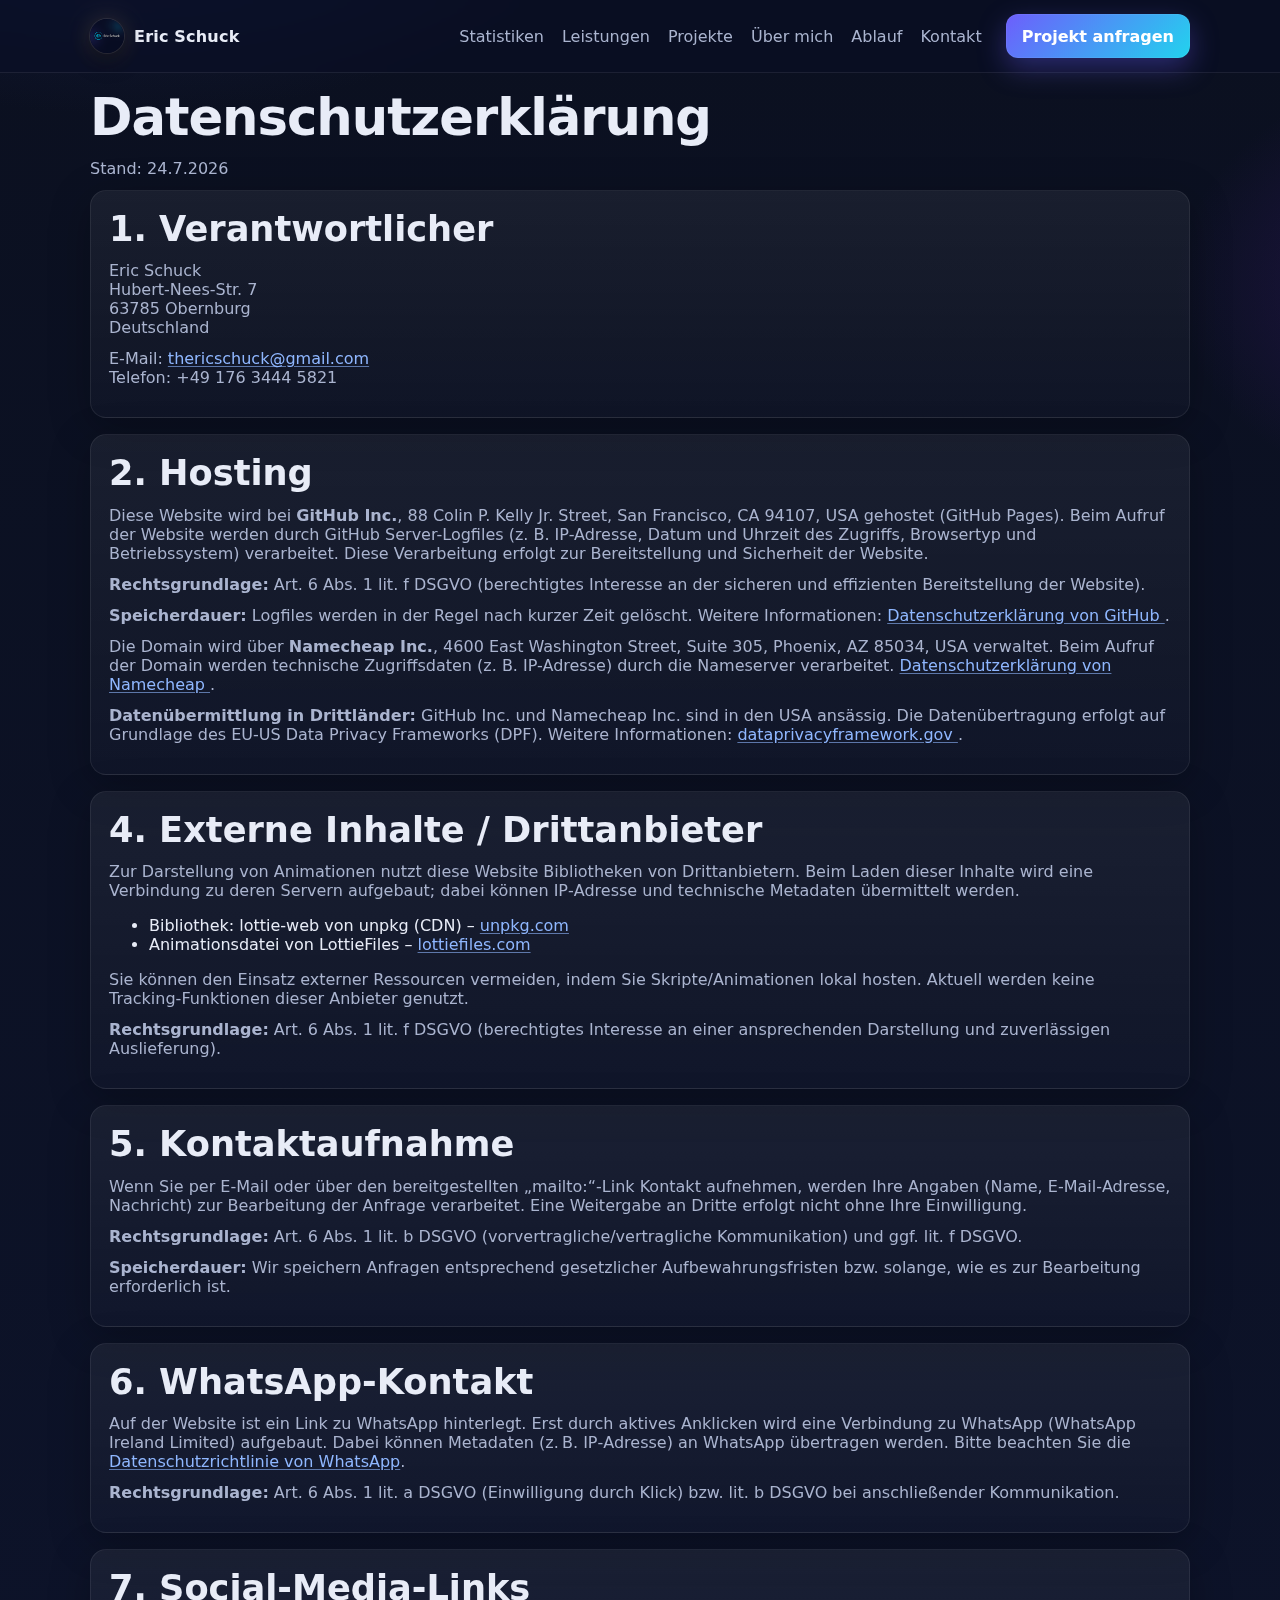
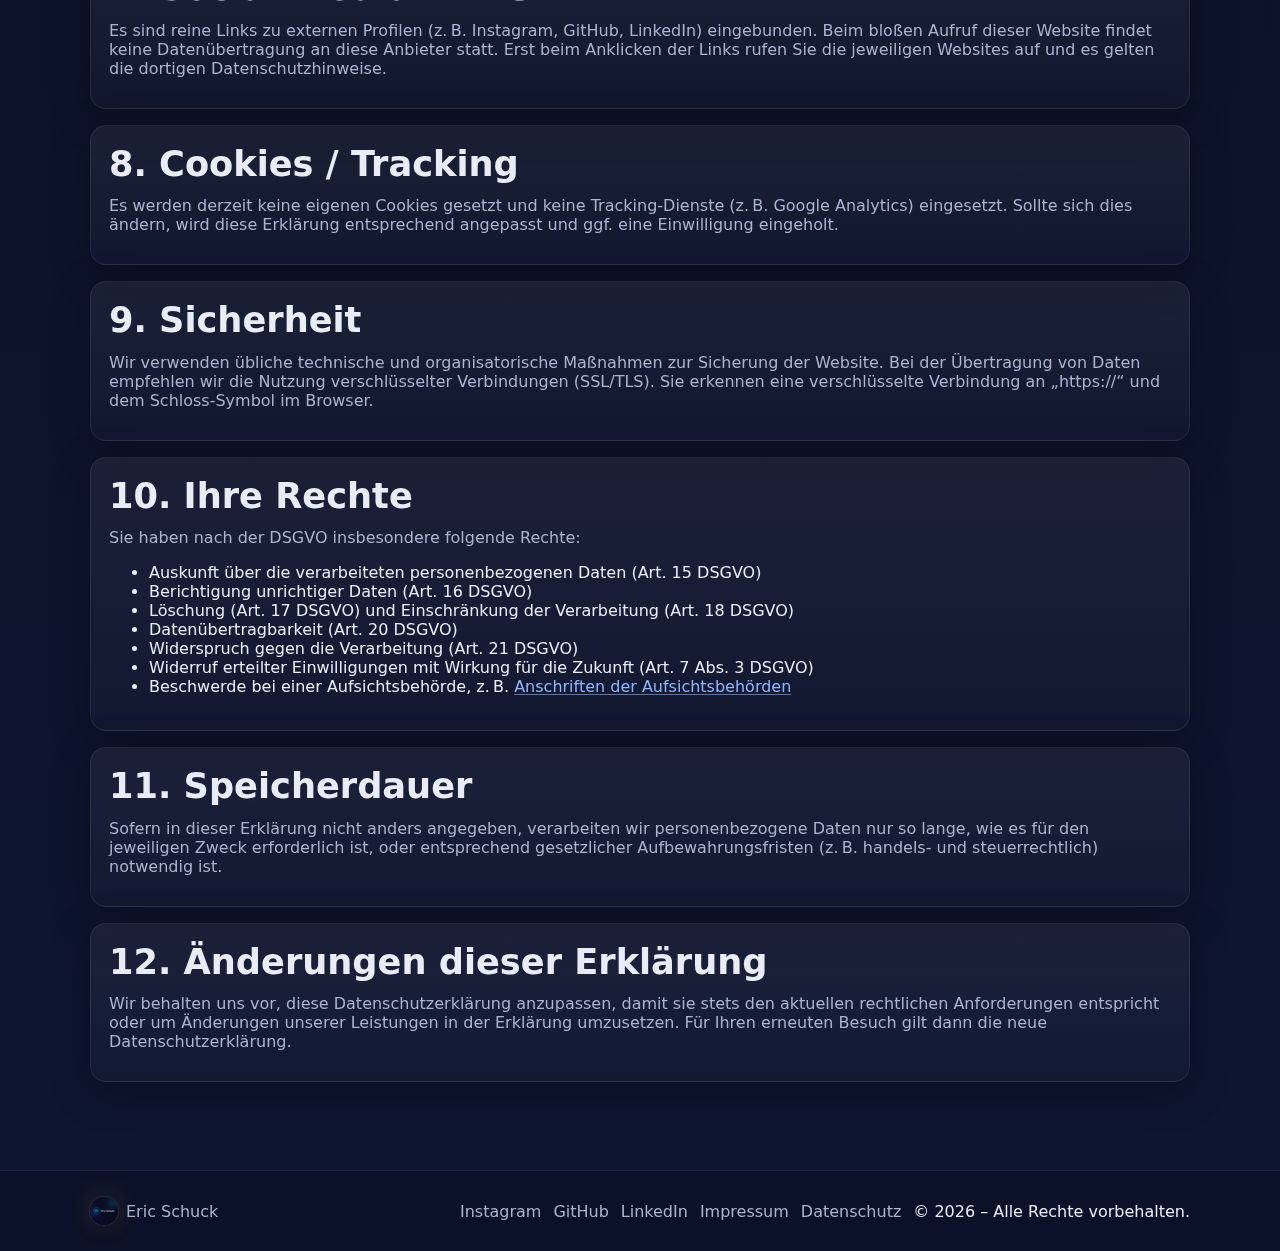
<file: datenschutz.html>
<!DOCTYPE html>
<html lang="de">
<head>
  <meta charset="UTF-8" />
  <meta name="viewport" content="width=device-width, initial-scale=1" />
  <title>Datenschutzerklärung – Eric Schuck</title>
  <meta name="description" content="Informationen zum Datenschutz auf dieser Website gemäß DSGVO." />
  <meta name="theme-color" content="#0b1020" />
  <link rel="icon" href="assets/favicon.png" type="image/png" />
  <link rel="stylesheet" href="styles.css" />
</head>
<body>
  <header class="site-header">
    <div class="container header-inner">
      <a href="index.html#hero" class="brand" aria-label="Startseite">
        <img class="brand-logo" src="assets/logo-64.png" alt="Eric Schuck Logo" width="34" height="34" decoding="async" />
        <span class="brand-text">Eric Schuck</span>
      </a>
      <button class="nav-toggle" aria-label="Navigation öffnen" aria-expanded="false">
        <span class="bar"></span>
        <span class="bar"></span>
        <span class="bar"></span>
      </button>
      <nav class="main-nav" aria-label="Hauptnavigation">
        <a href="index.html#stats">Statistiken</a>
        <a href="index.html#services">Leistungen</a>
        <a href="index.html#portfolio">Projekte</a>
        <a href="index.html#about">Über mich</a>
        <a href="index.html#process">Ablauf</a>
        <a href="index.html#contact">Kontakt</a>
        <a class="btn btn-primary cta" href="index.html#contact">Projekt anfragen</a>
      </nav>
    </div>
  </header>

  <main>
    <section class="section legal">
      <div class="container">
        <h1>Datenschutzerklärung</h1>
        <p class="muted">Stand: <span id="ds-date"></span></p>

        <div class="card">
          <h2>1. Verantwortlicher</h2>
          <p>
            Eric Schuck<br />
            <span>Hubert-Nees-Str. 7</span><br />
            <span>63785 Obernburg</span><br />
            Deutschland
          </p>
          <p>
            E‑Mail: <a href="mailto:thericschuck@gmail.com">thericschuck@gmail.com</a><br />
            Telefon: <span>+49 176 3444 5821</span>
          </p>
        </div>

        <div class="card">
          <h2>2. Hosting</h2>
          <p>
            Diese Website wird bei <strong>GitHub Inc.</strong>, 88 Colin P. Kelly Jr. Street, San Francisco, CA 94107, USA
            gehostet (GitHub Pages). Beim Aufruf der Website werden durch GitHub Server-Logfiles
            (z. B. IP-Adresse, Datum und Uhrzeit des Zugriffs, Browsertyp und Betriebssystem)
            verarbeitet. Diese Verarbeitung erfolgt zur Bereitstellung und Sicherheit der Website.
          </p>
          <p>
            <strong>Rechtsgrundlage:</strong> Art. 6 Abs. 1 lit. f DSGVO (berechtigtes Interesse an der sicheren und effizienten
            Bereitstellung der Website).
          </p>
          <p>
            <strong>Speicherdauer:</strong> Logfiles werden in der Regel nach kurzer Zeit gelöscht.
            Weitere Informationen: 
            <a href="https://docs.github.com/en/site-policy/privacy-policies/github-privacy-statement" target="_blank" rel="noopener">
              Datenschutzerklärung von GitHub
            </a>.
          </p>
          <p>
            Die Domain wird über <strong>Namecheap Inc.</strong>, 4600 East Washington Street, Suite 305, Phoenix, AZ 85034, USA
            verwaltet. Beim Aufruf der Domain werden technische Zugriffsdaten (z. B. IP-Adresse)
            durch die Nameserver verarbeitet. 
            <a href="https://www.namecheap.com/legal/general/privacy-policy/" target="_blank" rel="noopener">
              Datenschutzerklärung von Namecheap
            </a>.
          </p>
          <p>
            <strong>Datenübermittlung in Drittländer:</strong> GitHub Inc. und Namecheap Inc. sind in den USA ansässig.
            Die Datenübertragung erfolgt auf Grundlage des EU-US Data Privacy Frameworks (DPF).
            Weitere Informationen:
            <a href="https://www.dataprivacyframework.gov/" target="_blank" rel="noopener">
              dataprivacyframework.gov
            </a>.
          </p>
        </div>

        <div class="card">
          <h2>4. Externe Inhalte / Drittanbieter</h2>
          <p>
            Zur Darstellung von Animationen nutzt diese Website Bibliotheken von Drittanbietern. Beim Laden dieser Inhalte
            wird eine Verbindung zu deren Servern aufgebaut; dabei können IP‑Adresse und technische Metadaten übermittelt werden.
          </p>
          <ul>
            <li>Bibliothek: lottie‑web von unpkg (CDN) – <a href="https://unpkg.com/" target="_blank" rel="noopener">unpkg.com</a></li>
            <li>Animationsdatei von LottieFiles – <a href="https://lottiefiles.com/" target="_blank" rel="noopener">lottiefiles.com</a></li>
          </ul>
          <p>
            Sie können den Einsatz externer Ressourcen vermeiden, indem Sie Skripte/Animationen lokal hosten. Aktuell werden keine
            Tracking‑Funktionen dieser Anbieter genutzt.
          </p>
          <p><strong>Rechtsgrundlage:</strong> Art. 6 Abs. 1 lit. f DSGVO (berechtigtes Interesse an einer ansprechenden Darstellung und zuverlässigen Auslieferung).</p>
        </div>

        <div class="card">
          <h2>5. Kontaktaufnahme</h2>
          <p>
            Wenn Sie per E‑Mail oder über den bereitgestellten „mailto:“‑Link Kontakt aufnehmen, werden Ihre Angaben (Name,
            E‑Mail‑Adresse, Nachricht) zur Bearbeitung der Anfrage verarbeitet. Eine Weitergabe an Dritte erfolgt nicht ohne Ihre
            Einwilligung.
          </p>
          <p><strong>Rechtsgrundlage:</strong> Art. 6 Abs. 1 lit. b DSGVO (vorvertragliche/vertragliche Kommunikation) und ggf. lit. f DSGVO.</p>
          <p><strong>Speicherdauer:</strong> Wir speichern Anfragen entsprechend gesetzlicher Aufbewahrungsfristen bzw. solange, wie es zur Bearbeitung erforderlich ist.</p>
        </div>

        <div class="card">
          <h2>6. WhatsApp‑Kontakt</h2>
          <p>
            Auf der Website ist ein Link zu WhatsApp hinterlegt. Erst durch aktives Anklicken wird eine Verbindung zu WhatsApp (WhatsApp Ireland Limited)
            aufgebaut. Dabei können Metadaten (z. B. IP‑Adresse) an WhatsApp übertragen werden. Bitte beachten Sie die
            <a href="https://www.whatsapp.com/legal/privacy-policy" target="_blank" rel="noopener">Datenschutzrichtlinie von WhatsApp</a>.
          </p>
          <p><strong>Rechtsgrundlage:</strong> Art. 6 Abs. 1 lit. a DSGVO (Einwilligung durch Klick) bzw. lit. b DSGVO bei anschließender Kommunikation.</p>
        </div>

        <div class="card">
          <h2>7. Social‑Media‑Links</h2>
          <p>
            Es sind reine Links zu externen Profilen (z. B. Instagram, GitHub, LinkedIn) eingebunden. Beim bloßen Aufruf dieser Website findet
            keine Datenübertragung an diese Anbieter statt. Erst beim Anklicken der Links rufen Sie die jeweiligen Websites auf und es gelten
            die dortigen Datenschutzhinweise.
          </p>
        </div>

        <div class="card">
          <h2>8. Cookies / Tracking</h2>
          <p>
            Es werden derzeit keine eigenen Cookies gesetzt und keine Tracking‑Dienste (z. B. Google Analytics) eingesetzt. Sollte sich dies ändern,
            wird diese Erklärung entsprechend angepasst und ggf. eine Einwilligung eingeholt.
          </p>
        </div>

        <div class="card">
          <h2>9. Sicherheit</h2>
          <p>
            Wir verwenden übliche technische und organisatorische Maßnahmen zur Sicherung der Website. Bei der Übertragung von Daten empfehlen wir die
            Nutzung verschlüsselter Verbindungen (SSL/TLS). Sie erkennen eine verschlüsselte Verbindung an „https://“ und dem Schloss‑Symbol im Browser.
          </p>
        </div>

        <div class="card">
          <h2>10. Ihre Rechte</h2>
          <p>Sie haben nach der DSGVO insbesondere folgende Rechte:</p>
          <ul>
            <li>Auskunft über die verarbeiteten personenbezogenen Daten (Art. 15 DSGVO)</li>
            <li>Berichtigung unrichtiger Daten (Art. 16 DSGVO)</li>
            <li>Löschung (Art. 17 DSGVO) und Einschränkung der Verarbeitung (Art. 18 DSGVO)</li>
            <li>Datenübertragbarkeit (Art. 20 DSGVO)</li>
            <li>Widerspruch gegen die Verarbeitung (Art. 21 DSGVO)</li>
            <li>Widerruf erteilter Einwilligungen mit Wirkung für die Zukunft (Art. 7 Abs. 3 DSGVO)</li>
            <li>Beschwerde bei einer Aufsichtsbehörde, z. B. <a href="https://www.bfdi.bund.de/DE/Service/Anschriften/anschriften_node.html" target="_blank" rel="noopener">Anschriften der Aufsichtsbehörden</a></li>
          </ul>
        </div>

        <div class="card">
          <h2>11. Speicherdauer</h2>
          <p>
            Sofern in dieser Erklärung nicht anders angegeben, verarbeiten wir personenbezogene Daten nur so lange, wie es für den jeweiligen Zweck
            erforderlich ist, oder entsprechend gesetzlicher Aufbewahrungsfristen (z. B. handels‑ und steuerrechtlich) notwendig ist.
          </p>
        </div>

        <div class="card">
          <h2>12. Änderungen dieser Erklärung</h2>
          <p>
            Wir behalten uns vor, diese Datenschutzerklärung anzupassen, damit sie stets den aktuellen rechtlichen Anforderungen entspricht
            oder um Änderungen unserer Leistungen in der Erklärung umzusetzen. Für Ihren erneuten Besuch gilt dann die neue Datenschutzerklärung.
          </p>
        </div>
      </div>
    </section>
  </main>

  <footer class="site-footer">
    <div class="container footer-inner">
      <div class="foot-brand">
        <img class="brand-logo" src="assets/logo-64.png" alt="Eric Schuck Logo" width="28" height="28" decoding="async" />
        <span>Eric Schuck</span>
      </div>
      <div class="foot-links">
        <a href="https://instagram.com/" target="_blank" rel="noopener">Instagram</a>
        <a href="https://github.com/" target="_blank" rel="noopener">GitHub</a>
        <a href="https://linkedin.com/" target="_blank" rel="noopener">LinkedIn</a>
      </div>
      <div class="foot-meta">
        <a href="impressum.html">Impressum</a>
        <a href="datenschutz.html">Datenschutz</a>
        <span>© <span id="year"></span> – Alle Rechte vorbehalten.</span>
      </div>
    </div>
  </footer>

  <script>
    // kleines Datum für Stand-Anzeige
    (function(){
      try { document.getElementById('ds-date').textContent = new Date().toLocaleDateString('de-DE'); } catch(e){}
    })();
  </script>
  <script defer src="script.js"></script>
</body>
</html>
</file>
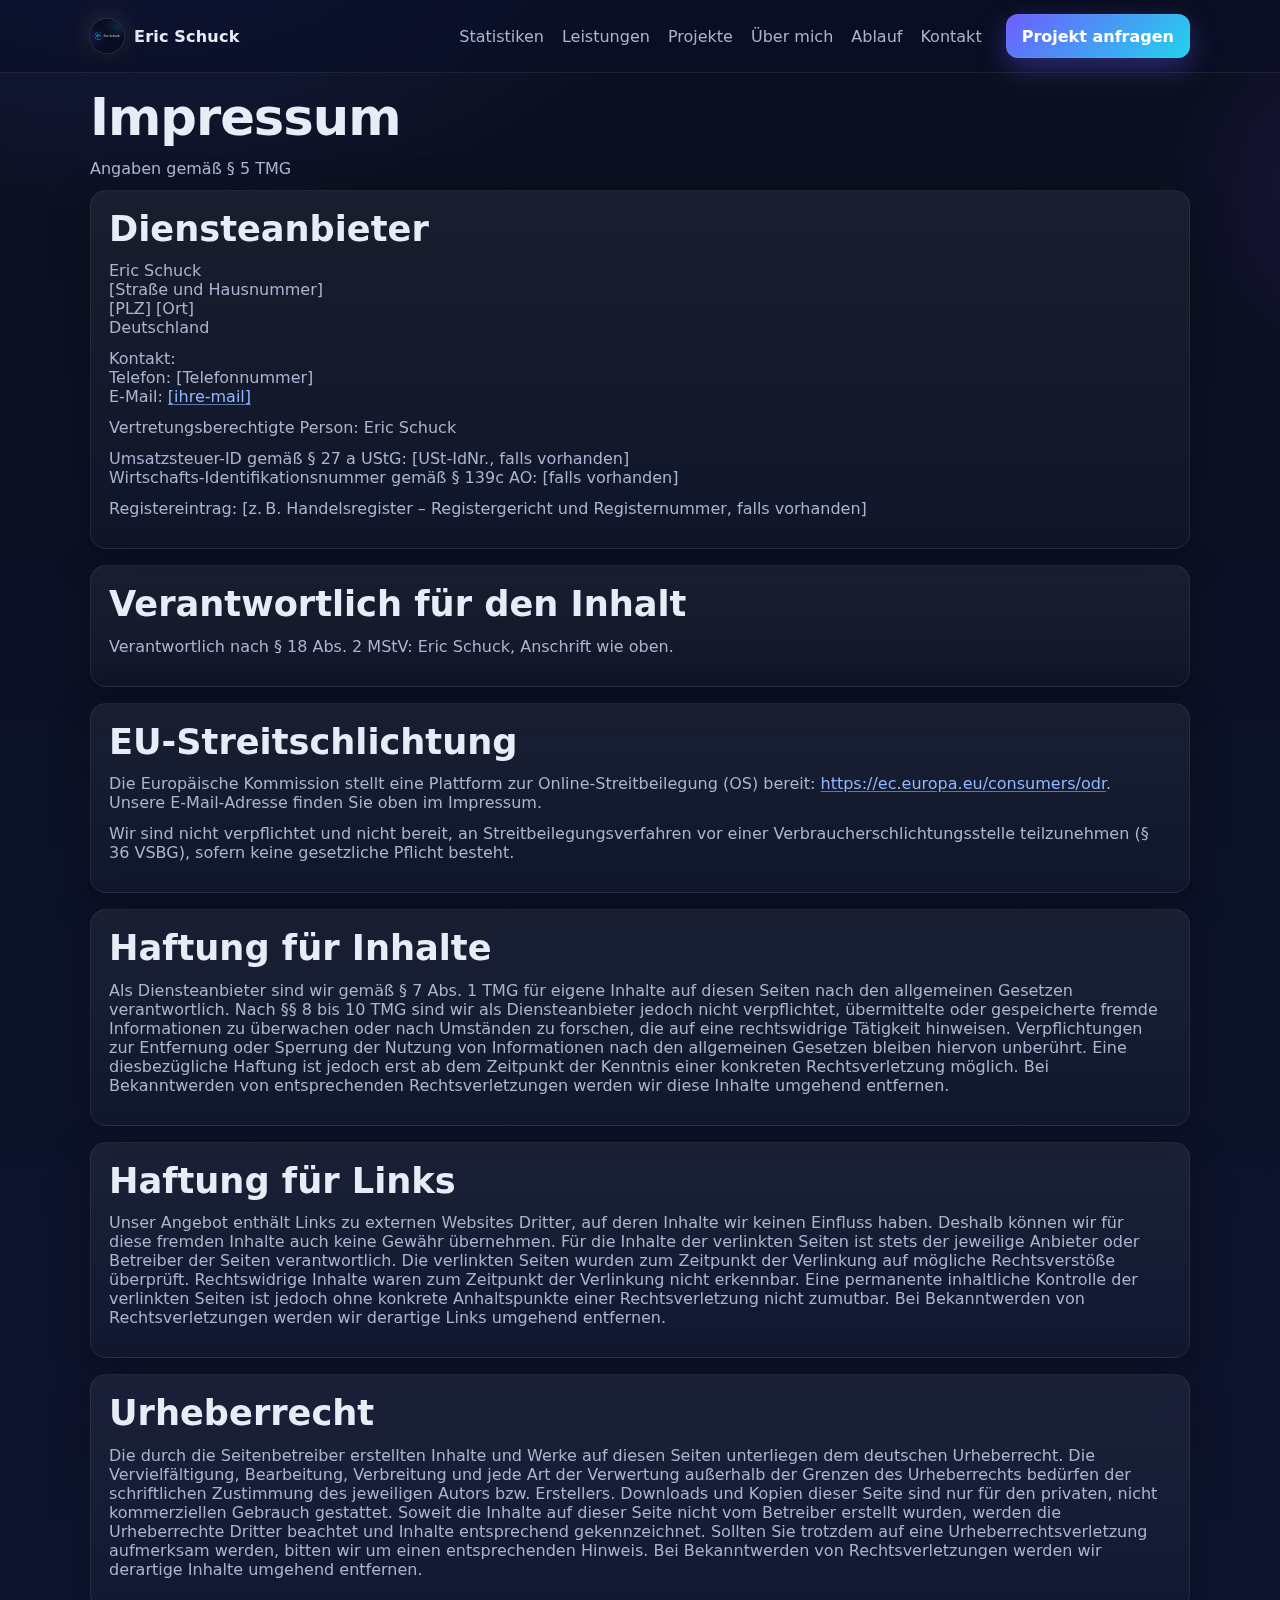
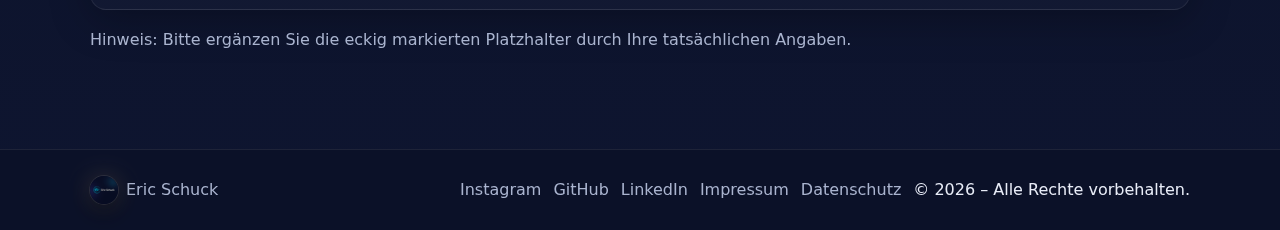
<file: impressum.html>
<!DOCTYPE html>
<html lang="de">
<head>
  <meta charset="UTF-8" />
  <meta name="viewport" content="width=device-width, initial-scale=1" />
  <title>Impressum – Eric Schuck</title>
  <meta name="description" content="Impressum und gesetzliche Pflichtangaben von Eric Schuck." />
  <meta name="theme-color" content="#0b1020" />
  <link rel="icon" href="assets/favicon.png" type="image/png" />
  <link rel="stylesheet" href="styles.css" />
</head>
<body>
  <header class="site-header">
    <div class="container header-inner">
      <a href="index.html#hero" class="brand" aria-label="Startseite">
        <img class="brand-logo" src="assets/logo-64.png" alt="Eric Schuck Logo" width="34" height="34" decoding="async" />
        <span class="brand-text">Eric Schuck</span>
      </a>
      <button class="nav-toggle" aria-label="Navigation öffnen" aria-expanded="false">
        <span class="bar"></span>
        <span class="bar"></span>
        <span class="bar"></span>
      </button>
      <nav class="main-nav" aria-label="Hauptnavigation">
        <a href="index.html#stats">Statistiken</a>
        <a href="index.html#services">Leistungen</a>
        <a href="index.html#portfolio">Projekte</a>
        <a href="index.html#about">Über mich</a>
        <a href="index.html#process">Ablauf</a>
        <a href="index.html#contact">Kontakt</a>
        <a class="btn btn-primary cta" href="index.html#contact">Projekt anfragen</a>
      </nav>
    </div>
  </header>

  <main>
    <section class="section legal">
      <div class="container">
        <h1>Impressum</h1>
        <p class="muted">Angaben gemäß § 5 TMG</p>

        <div class="card">
          <h2>Diensteanbieter</h2>
          <p>
            Eric Schuck<br />
            <span>[Straße und Hausnummer]</span><br />
            <span>[PLZ] [Ort]</span><br />
            Deutschland
          </p>
          <p>
            Kontakt:<br />
            Telefon: <span>[Telefonnummer]</span><br />
            E‑Mail: <a href="mailto:[ihre-mail]">[ihre-mail]</a>
          </p>
          <p>
            Vertretungsberechtigte Person: Eric Schuck
          </p>
          <p>
            Umsatzsteuer-ID gemäß § 27 a UStG: <span>[USt-IdNr., falls vorhanden]</span><br />
            Wirtschafts‑Identifikationsnummer gemäß § 139c AO: <span>[falls vorhanden]</span>
          </p>
          <p>
            Registereintrag: <span>[z. B. Handelsregister – Registergericht und Registernummer, falls vorhanden]</span>
          </p>
        </div>

        <div class="card">
          <h2>Verantwortlich für den Inhalt</h2>
          <p>Verantwortlich nach § 18 Abs. 2 MStV: Eric Schuck, Anschrift wie oben.</p>
        </div>

        <div class="card">
          <h2>EU‑Streitschlichtung</h2>
          <p>
            Die Europäische Kommission stellt eine Plattform zur Online‑Streitbeilegung (OS) bereit:
            <a href="https://ec.europa.eu/consumers/odr" target="_blank" rel="noopener">https://ec.europa.eu/consumers/odr</a>.
            Unsere E‑Mail‑Adresse finden Sie oben im Impressum.
          </p>
          <p>
            Wir sind nicht verpflichtet und nicht bereit, an Streitbeilegungsverfahren vor einer Verbraucherschlichtungsstelle teilzunehmen (§ 36 VSBG), sofern keine gesetzliche Pflicht besteht.
          </p>
        </div>

        <div class="card">
          <h2>Haftung für Inhalte</h2>
          <p>
            Als Diensteanbieter sind wir gemäß § 7 Abs. 1 TMG für eigene Inhalte auf diesen Seiten nach den allgemeinen
            Gesetzen verantwortlich. Nach §§ 8 bis 10 TMG sind wir als Diensteanbieter jedoch nicht verpflichtet,
            übermittelte oder gespeicherte fremde Informationen zu überwachen oder nach Umständen zu forschen, die auf
            eine rechtswidrige Tätigkeit hinweisen. Verpflichtungen zur Entfernung oder Sperrung der Nutzung von
            Informationen nach den allgemeinen Gesetzen bleiben hiervon unberührt. Eine diesbezügliche Haftung ist jedoch
            erst ab dem Zeitpunkt der Kenntnis einer konkreten Rechtsverletzung möglich. Bei Bekanntwerden von
            entsprechenden Rechtsverletzungen werden wir diese Inhalte umgehend entfernen.
          </p>
        </div>

        <div class="card">
          <h2>Haftung für Links</h2>
          <p>
            Unser Angebot enthält Links zu externen Websites Dritter, auf deren Inhalte wir keinen Einfluss haben.
            Deshalb können wir für diese fremden Inhalte auch keine Gewähr übernehmen. Für die Inhalte der verlinkten
            Seiten ist stets der jeweilige Anbieter oder Betreiber der Seiten verantwortlich. Die verlinkten Seiten wurden
            zum Zeitpunkt der Verlinkung auf mögliche Rechtsverstöße überprüft. Rechtswidrige Inhalte waren zum Zeitpunkt
            der Verlinkung nicht erkennbar. Eine permanente inhaltliche Kontrolle der verlinkten Seiten ist jedoch ohne
            konkrete Anhaltspunkte einer Rechtsverletzung nicht zumutbar. Bei Bekanntwerden von Rechtsverletzungen werden
            wir derartige Links umgehend entfernen.
          </p>
        </div>

        <div class="card">
          <h2>Urheberrecht</h2>
          <p>
            Die durch die Seitenbetreiber erstellten Inhalte und Werke auf diesen Seiten unterliegen dem deutschen
            Urheberrecht. Die Vervielfältigung, Bearbeitung, Verbreitung und jede Art der Verwertung außerhalb der Grenzen
            des Urheberrechts bedürfen der schriftlichen Zustimmung des jeweiligen Autors bzw. Erstellers. Downloads und
            Kopien dieser Seite sind nur für den privaten, nicht kommerziellen Gebrauch gestattet. Soweit die Inhalte auf
            dieser Seite nicht vom Betreiber erstellt wurden, werden die Urheberrechte Dritter beachtet und Inhalte
            entsprechend gekennzeichnet. Sollten Sie trotzdem auf eine Urheberrechtsverletzung aufmerksam werden, bitten
            wir um einen entsprechenden Hinweis. Bei Bekanntwerden von Rechtsverletzungen werden wir derartige Inhalte
            umgehend entfernen.
          </p>
        </div>

        <p class="muted" style="margin-top:1.25rem">Hinweis: Bitte ergänzen Sie die eckig markierten Platzhalter durch Ihre tatsächlichen Angaben.</p>
      </div>
    </section>
  </main>

  <footer class="site-footer">
    <div class="container footer-inner">
      <div class="foot-brand">
        <img class="brand-logo" src="assets/logo-64.png" alt="Eric Schuck Logo" width="28" height="28" decoding="async" />
        <span>Eric Schuck</span>
      </div>
      <div class="foot-links">
        <a href="https://instagram.com/" target="_blank" rel="noopener">Instagram</a>
        <a href="https://github.com/" target="_blank" rel="noopener">GitHub</a>
        <a href="https://linkedin.com/" target="_blank" rel="noopener">LinkedIn</a>
      </div>
      <div class="foot-meta">
        <a href="impressum.html">Impressum</a>
        <a href="datenschutz.html">Datenschutz</a>
        <span>© <span id="year"></span> – Alle Rechte vorbehalten.</span>
      </div>
    </div>
  </footer>

  <script defer src="script.js"></script>
</body>
</html>
</file>
<file: styles.css>
/* Base */
:root {
  --bg: #0b1020;
  --bg-2: #0e1530;
  --surface: #101938;
  --text: #e8ecf7;
  --muted: #aab4cf;
  --primary: #6d5efc;
  --primary-600: #5a4be8;
  --primary-700: #4c3fd0;
  /* Links */
  --link: #8fb7ff;           /* helleres Blau */
  --link-hover: #b8d4ff;     /* Hover-Blau */
  --border: rgba(255, 255, 255, 0.08);
  --ring: rgba(109, 94, 252, 0.45);
  --success: #22c55e;
  --danger: #ef4444;
  /* Animation timing */
  --anim-speed: 0.85s;
  --anim-delay-step: 140ms;
  --anim-loop: 18s;
}

* { box-sizing: border-box; }
html, body { max-width: 100%; overflow-x: hidden; }
html { scroll-behavior: smooth; }
body {
  margin: 0;
  font-family: ui-sans-serif, system-ui, -apple-system, Segoe UI, Roboto, Inter, Arial, sans-serif;
  background:
    radial-gradient(1200px 800px at 10% -10%, #1b2350 0%, transparent 50%),
    radial-gradient(900px 600px at 120% 10%, #2b1657 0%, transparent 40%),
    linear-gradient(180deg, var(--bg) 0%, var(--bg-2) 100%);
  color: var(--text);
}
img, svg, video { max-width: 100%; height: auto; display: block; }

/* Global animation keyframes used across the site */
@keyframes bg-drift {
  0% { transform: translate3d(0, 0, 0) scale(1); opacity: 0.75; }
  50% { transform: translate3d(2%, -3%, 0) scale(1.05); opacity: 1; }
  100% { transform: translate3d(-1%, 2%, 0) scale(1.01); opacity: 0.85; }
}
@keyframes stepRise {
  0% { opacity: 0; transform: translateY(24px) scale(0.96); }
  100% { opacity: 1; transform: translateY(0) scale(1); }
}
@keyframes projectIntro {
  0% { opacity: 0; transform: translate3d(0, 28px, 0) scale(0.96); }
  100% { opacity: 1; transform: translate3d(0, 0, 0) scale(1); }
}
@keyframes mediaReveal {
  0% { opacity: 0; transform: translateY(12px); }
  100% { opacity: 0.6; transform: translateY(0); }
}
@keyframes glowBreath {
  0%,100% { box-shadow: 0 0 0 0 rgba(143, 183, 255, 0.16); }
  50% { box-shadow: 0 0 18px 4px rgba(143, 183, 255, 0.12); }
}
@keyframes stepHighlight {
  0%,60%,100% { box-shadow: 0 12px 34px rgba(4, 8, 20, 0.55); border-color: rgba(255,255,255,.08); }
  20%,30% { box-shadow: 0 20px 50px var(--step-accent-soft, rgba(109,94,252,.26)); border-color: var(--step-accent, rgba(109,94,252,.65)); }
}
@keyframes statGlow {
  0%,100% { box-shadow: 0 10px 40px rgba(0,0,0,.25); border-color: rgba(143,183,255,0.14); transform: translateY(0); }
  40% { box-shadow: 0 20px 70px rgba(94,136,255,0.24), 0 0 16px rgba(143,183,255,0.25); border-color: rgba(143,183,255,0.35); transform: translateY(-3px); }
}

/* Image lightbox overlay */
.lightbox {
  position: fixed;
  inset: 0;
  display: flex;
  align-items: center;
  justify-content: center;
  padding: 24px;
  background: rgba(5, 8, 20, 0.82);
  backdrop-filter: blur(6px);
  cursor: zoom-out;
  opacity: 0;
  pointer-events: none;
  transition: opacity .25s ease;
  z-index: 80;
}
.lightbox.is-visible {
  opacity: 1;
  pointer-events: auto;
}
.lightbox img {
  max-width: min(92vw, 960px);
  max-height: 90vh;
  border-radius: 18px;
  box-shadow: 0 30px 80px rgba(0,0,0,.55);
  opacity: 0;
  transform: translateY(16px) scale(.96);
  transition: opacity .3s ease, transform .3s ease;
}
.lightbox.is-visible img {
  opacity: 1;
  transform: translateY(0) scale(1);
}

.container {
  width: min(1100px, 92vw);
  margin: 0 auto;
}

.section {
  padding: 88px 0;
}
.section.alt { background: rgba(255, 255, 255, 0.02); }

h1, h2, h3 { line-height: 1.15; margin: 0 0 12px; }
h1 { font-size: clamp(2rem, 3.5vw + 1rem, 3.2rem); letter-spacing: -0.02em; }
h2 { font-size: clamp(1.6rem, 2vw + 1rem, 2.2rem); }
h3 { font-size: 1.25rem; }
p { color: var(--muted); margin: 0 0 12px; }

/* Header */
.site-header {
  position: fixed; top: 0; z-index: 40;
  width: 100%;
  background: rgba(10, 14, 32, 0.6);
  backdrop-filter: saturate(140%) blur(10px);
  border-bottom: 1px solid var(--border);
}
.header-inner { display: flex; align-items: center; gap: 20px; padding: 14px 0; }
.brand { display: inline-flex; align-items: center; gap: 10px; text-decoration: none; color: var(--text); font-weight: 600; }
.brand-mark { display: none; }
/* Logo enhancement: subtle glow keeps the wordmark focused without overpowering */
.brand-logo {
  width: 34px;
  height: 34px;
  border-radius: 50%;
  object-fit: cover;
  display: block;
  flex-shrink: 0;
  background: radial-gradient(circle at 50% 50%, rgba(255, 255, 255, 0.18), transparent 62%);
  box-shadow:
    0 0 0 1px rgba(255, 255, 255, 0.08),
    0 8px 22px rgba(0, 0, 0, 0.45),
    0 0 26px rgba(255, 214, 153, 0.18);
  filter: saturate(1.08) brightness(1.08);
  transition: box-shadow .25s ease, filter .25s ease;
}
.brand-text { letter-spacing: 0.2px; }

.main-nav { display: flex; align-items: center; gap: 18px; margin-left: auto; }
.main-nav > a:not(.btn) { color: var(--muted); text-decoration: none; font-weight: 500; }
.main-nav > a:not(.btn):hover { color: var(--text); }
.main-nav .cta { margin-left: 6px; color: #fff; }

.nav-toggle { display: none; margin-left: auto; width: 44px; height: 38px; border: 1px solid var(--border); background: transparent; border-radius: 10px; cursor: pointer; }
.nav-toggle .bar { display: block; width: 22px; height: 2px; background: var(--text); margin: 5px auto; transition: 0.2s ease; }

/* Buttons */
/* Button base cleanup: remove gradient bleed by eliminating default borders */
.btn {
  display: inline-flex;
  align-items: center;
  justify-content: center;
  gap: 10px;
  height: 44px;
  padding: 0 16px;
  border-radius: 12px;
  text-decoration: none;
  font-weight: 700;
  border: none;
  background-clip: padding-box;
  transition: transform .15s ease, filter .2s ease, box-shadow .2s ease, background .2s ease;
}
/* Gradient buttons retain depth without colored edges */
.btn-primary {
  color: #fff;
  background: linear-gradient(135deg, var(--primary), #22d3ee);
  box-shadow: 0 10px 28px rgba(109, 94, 252, 0.35), 0 0 0 1px rgba(255,255,255,0.06) inset;
}
.btn-primary:hover {
  transform: translateY(-1px);
  filter: brightness(1.04);
  box-shadow: 0 14px 36px rgba(109,94,252,.45), 0 0 0 1px rgba(255,255,255,0.08) inset;
}
/* Ghost buttons explicitly recreate their neutral border */
.btn-ghost {
  color: var(--text);
  background: rgba(255,255,255,0.02);
  border: 1px solid rgba(255,255,255,0.08);
  box-shadow: inset 0 1px rgba(255,255,255,.06);
}
.btn-ghost:hover {
  background: rgba(255,255,255,0.05);
  border-color: rgba(255,255,255,0.14);
}

/* Hero */
.hero { position: relative; overflow: clip; padding: 120px 0 100px; }
.hero .stat { display: none; }
.hero-inner { display: grid; grid-template-columns: 1.1fr 0.9fr; gap: 36px; align-items: center; }
.hero .subtitle { font-size: 1.1rem; }
.hero .actions { margin-top: 18px; display: flex; gap: 12px; flex-wrap: wrap; }

.hero-bg { position: absolute; inset: -2px; background:
  radial-gradient(600px 400px at 20% 10%, rgba(109,94,252,0.25) 0%, transparent 60%),
  radial-gradient(800px 500px at 90% 30%, rgba(34,211,238,0.18) 0%, transparent 55%);
  pointer-events: none;
}
.hero-bg::before {
  /* Slow drifting blur that keeps the hero alive */
  content: "";
  position: absolute;
  inset: -30%;
  background: radial-gradient(55% 55% at 20% 30%, rgba(143, 183, 255, 0.22), transparent 70%);
  filter: blur(40px);
  opacity: 0.7;
  animation: bg-drift var(--anim-loop) ease-in-out infinite;
}
.hero-bg::after { content: ""; position: absolute; inset: -50%; background: conic-gradient(from 0deg at 50% 50%, rgba(109,94,252,.15), rgba(34,211,238,.12), rgba(109,94,252,.15)); animation: spin 18s linear infinite; filter: blur(60px); opacity: .6; }
@keyframes spin { to { transform: rotate(360deg); } }

.mockup { width: 100%; aspect-ratio: 4/3; border-radius: 18px; border: 1px solid var(--border); background: linear-gradient(160deg, rgba(255,255,255,.06), rgba(255,255,255,.01)); box-shadow: inset 0 1px rgba(255,255,255,.08), 0 30px 80px rgba(0,0,0,.45); display: grid; place-items: center; position: relative; overflow: hidden; }
.mockup .screen { width: 86%; height: 74%; border-radius: 12px; background:
  linear-gradient(90deg, rgba(255,255,255,.06) 0 30%, transparent 30% 60%, rgba(255,255,255,.06) 60% 100%),
  linear-gradient(180deg, #121a3a, #0b1230);
  box-shadow: inset 0 1px rgba(255,255,255,.05), 0 10px 30px rgba(0,0,0,.35);
  position: relative; overflow: hidden;
}
.lottie { position: absolute; inset: 8% 6%; }
.mockup .screen::after { content: ""; position: absolute; inset: 0; background: linear-gradient(120deg, transparent 0%, rgba(255,255,255,.06) 45%, transparent 60%); transform: translateX(-100%); animation: shimmer 4s ease-in-out infinite; }
@keyframes shimmer { 50% { transform: translateX(100%);} }

/* Animated wireframe inside hero mockup */
.wireframe { position: absolute; inset: 8% 6%; display: grid; grid-template-rows: auto 1fr; gap: 8px; overflow: hidden; }
.wf-topbar { height: 20px; border: 1px solid var(--border); border-radius: 6px; background: rgba(255,255,255,.04); display: grid; grid-template-columns: 100px 1fr 70px; gap: 6px; align-items: center; padding: 4px 6px; }
.wf-topbar .wf-logo { height: 10px; border-radius: 4px; background: rgba(255,255,255,.08); }
.wf-topbar .wf-menu { justify-self: end; width: 60px; height: 8px; border-radius: 4px; background: rgba(255,255,255,.08); }
.wf-viewport { position: relative; overflow: hidden; }
.wf-scroll { display: grid; gap: 8px; padding-bottom: 8px; animation: wf-autoscroll 14s linear infinite alternate; will-change: transform; }
.wf-body { border: 1px solid var(--border); border-radius: 8px; background: linear-gradient(180deg, rgba(255,255,255,.03), rgba(255,255,255,.015)); padding: 8px; display: grid; grid-template-columns: 140px 1fr; gap: 8px; overflow: hidden; }
.wf-sidebar { display: grid; gap: 6px; }
.wf-line { height: 10px; border-radius: 4px; background: rgba(255,255,255,.06); position: relative; overflow: hidden; }
.wf-line::after { content: ""; position: absolute; inset: 0; background: linear-gradient(100deg, transparent 0%, rgba(255,255,255,.12) 50%, transparent 100%); transform: translateX(-100%); animation: wf-shimmer 3.5s ease-in-out infinite; }
.wf-main { display: grid; grid-template-rows: auto 1fr; gap: 8px; overflow: hidden; }
.wf-hero { height: 64px; border-radius: 8px; background: rgba(255,255,255,.06); position: relative; overflow: hidden; }
.wf-hero::after { content: ""; position: absolute; inset: 0; background: linear-gradient(100deg, transparent 0%, rgba(255,255,255,.12) 50%, transparent 100%); transform: translateX(-100%); animation: wf-shimmer 3.5s ease-in-out infinite; }
.wf-grid { display: grid; grid-template-columns: 1fr 1fr; gap: 8px; align-content: start; }
.wf-card { height: 42px; border-radius: 8px; background: rgba(255,255,255,.05); position: relative; overflow: hidden; }
.wf-card::after { content: ""; position: absolute; inset: 0; background: linear-gradient(100deg, transparent 0%, rgba(255,255,255,.12) 50%, transparent 100%); transform: translateX(-100%); animation: wf-shimmer 3.5s ease-in-out infinite; }
@keyframes wf-shimmer { 50% { transform: translateX(100%);} }
@keyframes wf-autoscroll { from { transform: translateY(0); } to { transform: translateY(-45%); } }

/* About */
.grid { display: grid; gap: 22px; }
.grid.two { grid-template-columns: repeat(2, minmax(0,1fr)); }
.grid.three { grid-template-columns: repeat(3, minmax(0,1fr)); }
.price-grid { align-items: start; }

.avatar {
  width: clamp(180px, 30vw, 260px);
  aspect-ratio: 1;
  border-radius: 50%;
  background: transparent;
  border: 3px solid var(--border);
  position: relative;
  overflow: hidden;
  box-shadow: 0 8px 36px rgba(0,0,0,.35);
  transition: transform .35s ease, box-shadow .35s ease;
}
.avatar img {
  width: 100%;
  height: 100%;
  object-fit: cover;
  display: block;
  border-radius: 50%;
  transition: transform .4s ease;
}
.avatar:hover {
  transform: translateY(-6px) scale(1.02);
  box-shadow: 0 16px 48px rgba(0,0,0,.4);
}
.avatar:hover img { transform: scale(1.08); }
.avatar span { display: none; }

.bullets { list-style: none; padding: 0; margin: 12px 0 16px; display: grid; gap: 8px; }
.bullets li { color: var(--text); position: relative; padding-left: 22px; }
.bullets li::before { content: "\2022"; position: absolute; left: 4px; color: var(--primary); }
.tools { display: flex; flex-wrap: wrap; gap: 8px; margin-top: 6px; }
.tool { display: inline-flex; align-items: center; gap: 6px; padding: 8px 12px; border: 1px solid var(--border); border-radius: 999px; color: var(--muted); font-size: 0.9rem; text-decoration: none; position: relative; overflow: hidden; background: rgba(255,255,255,.02); }
.tool:hover { color: var(--text); border-color: rgba(255,255,255,.14); background: rgba(255,255,255,.04); }
.tool { animation: float 6s ease-in-out infinite; animation-delay: calc(var(--i, 0) * 120ms); }
@keyframes float { 0%,100%{ transform: translateY(0);} 50%{ transform: translateY(-2px);} }

/* Cards & Projects */
.card { background: linear-gradient(180deg, rgba(255,255,255,.06), rgba(255,255,255,.02)); border: 1px solid var(--border); border-radius: 16px; padding: 18px; box-shadow: 0 10px 40px rgba(0,0,0,.25); }
/* Legal pages: add spacing between stacked cards */
.legal .card { margin-bottom: 16px; }
.legal .card:last-child { margin-bottom: 0; }
/* Legal pages: link styling */
.legal a { color: var(--link); text-decoration-color: rgba(143,183,255,.6); text-underline-offset: 2px; }
.legal a:hover { color: var(--link-hover); text-decoration-color: rgba(184,212,255,.8); }
.legal a:visited { color: var(--link); }
.project .project-media {
  border-radius: 12px;
  aspect-ratio: 16/10;
  background:
    radial-gradient(200px 140px at 80% 20%, rgba(34,211,238,.25), transparent 60%),
    radial-gradient(200px 200px at 20% 60%, rgba(109,94,252,.3), transparent 60%),
    linear-gradient(180deg, #0f1736, #0c1330);
  border: 1px solid var(--border);
  margin-bottom: 12px;
  position: relative;
  overflow: hidden;
  transition: transform .6s ease;
}
/* Hover overlay for project previews */
.project .project-media::after {
  content: "";
  position: absolute;
  inset: 0;
  background: linear-gradient(130deg, rgba(9,14,36,0), var(--project-accent, rgba(97,130,255,.25)), rgba(34,211,238,0.15));
  opacity: 0;
  transform: translateY(10%);
  transition: opacity .5s ease, transform .5s ease;
  pointer-events: none;
}
/* If an image is provided, use it to fill the media area */
.project .project-media img {
  width: 100%;
  height: 100%;
  object-fit: cover;
  border-radius: inherit;
  display: block;
  transition: transform .7s ease, filter .7s ease;
}
/* Remove decorative gradient when an image exists */
.project .project-media:has(img) { background: none; }
.project .tags { display: flex; flex-wrap: wrap; gap: 8px; margin-bottom: 6px; }
.project .tags span { font-size: .8rem; color: var(--muted); border: 1px solid var(--border); padding: 4px 8px; border-radius: 999px; }
.project h3 { margin: 4px 0 6px; }
.card-actions { margin-top: 10px; }

/* Project cards: align CTA to bottom */
.card.project { display: flex; flex-direction: column; }
.project .project-body { display: flex; flex-direction: column; flex: 1 1 auto; }
.project .card-actions {
  margin-top: auto;
  padding-top: 18px;
  display: flex;
  justify-content: flex-start;
}
.project .card-actions .btn {
  align-items: center;
  min-width: 0;
  padding-inline: 20px;
}

/* Animated project cards */
.card.project {
  position: relative;
  --project-accent: rgba(143,183,255,0.22);
  --project-shadow-rest: 0 10px 40px rgba(0,0,0,.25);
  --project-shadow-active: 0 20px 60px rgba(15,23,42,.45);
  --project-border-active: rgba(143,183,255,.55);
  transition: transform .4s ease, box-shadow .4s ease, filter .4s ease, border-color .35s ease;
  isolation: isolate;
  overflow: hidden;
  border: 1px solid rgba(255,255,255,.08);
  box-shadow: var(--project-shadow-rest);
}
.card.project::after {
  content: "";
  position: absolute;
  inset: -1px;
  border-radius: inherit;
  background: radial-gradient(180px 100px at var(--mx, 50%) var(--my, 50%), var(--project-accent, rgba(255,255,255,.08)), transparent 65%);
  opacity: 0;
  pointer-events: none;
  transition: opacity .2s ease;
}
.card.project:hover {
  transform: translateY(-6px) scale(1.005);
  box-shadow: var(--project-shadow-active), 0 0 18px var(--project-border-active, rgba(0,0,0,0));
  border-color: var(--project-border-active, rgba(143,183,255,.45));
  filter: saturate(1.01);
  animation-play-state: paused;
}
.card.project:hover::after { opacity: .25; }
.card.project:hover .project-media::after {
  opacity: 0.45;
  transform: translateY(0);
}
.card.project:hover .project-media img {
  transform: scale(1.08) translateY(-4px);
  filter: brightness(1.02) saturate(1.05);
}
/* Projects observer toggles this class for cascading intro animation */
.projects.flow-visible .card.project {
  animation: projectIntro var(--anim-speed) cubic-bezier(0.2, 0.7, 0.3, 1) forwards;
  animation-delay: calc(var(--project-index, 0) * var(--anim-delay-step));
}
.projects .project:nth-child(1) { --project-index: 0; }
.projects .project:nth-child(2) { --project-index: 1; }
.projects .project:nth-child(3) { --project-index: 2; }
.projects .project:nth-child(4) { --project-index: 3; }
.projects .project:nth-child(5) { --project-index: 4; }
.projects .project:nth-child(6) { --project-index: 5; }
.projects .project:nth-child(1) { --project-accent: rgba(255, 196, 125, 0.32); --project-shadow-active: 0 18px 50px rgba(255,196,125,0.28); --project-border-active: rgba(255,196,125,0.75); }
.projects .project:nth-child(2) { --project-accent: rgba(110, 217, 255, 0.35); --project-shadow-active: 0 18px 50px rgba(110,217,255,0.26); --project-border-active: rgba(110,217,255,0.7); }
.projects .project:nth-child(3) { --project-accent: rgba(186, 160, 255, 0.32); --project-shadow-active: 0 18px 50px rgba(186,160,255,0.26); --project-border-active: rgba(186,160,255,0.7); }
.projects .project:nth-child(4) { --project-accent: rgba(246, 114, 128, 0.28); --project-shadow-active: 0 18px 50px rgba(246,114,128,0.26); --project-border-active: rgba(246,114,128,0.68); }
.projects .project:nth-child(5) { --project-accent: rgba(108, 255, 196, 0.32); --project-shadow-active: 0 18px 50px rgba(108,255,196,0.25); --project-border-active: rgba(108,255,196,0.7); }
.projects .project:nth-child(6) { --project-accent: rgba(255, 255, 153, 0.28); --project-shadow-active: 0 18px 50px rgba(255,255,153,0.24); --project-border-active: rgba(255,255,153,0.65); }

/* Case Studies */
.case { display: grid; gap: 10px; }
.case header .muted { color: var(--muted); }
.case-points { list-style: none; padding: 0; margin: 0; display: grid; gap: 6px; }
.case-points li { position: relative; padding-left: 22px; }
.case-points li::before { content: "\2192"; position: absolute; left: 4px; color: var(--primary); }
.result-chip { display: inline-block; padding: 6px 10px; border: 1px solid var(--border); border-radius: 999px; color: var(--text); background: rgba(255,255,255,.03); font-size: .9rem; }

/* Pricing */
.card.price {
  display: grid;
  grid-template-rows: auto auto 1fr auto;
  gap: 18px;
  padding: 24px 22px;
}
.card.price .card-head { display: grid; gap: 8px; }
.card.price .card-headline { display: flex; align-items: center; justify-content: space-between; gap: 10px; }
.card.price .card-headline h3 { margin: 0; }
.card.price .plan-badge {
  display: inline-flex;
  align-items: center;
  height: 24px;
  padding: 0 10px;
  border-radius: 999px;
  background: rgba(109,94,252,.18);
  color: #bfc5ff;
  font-size: 0.75rem;
  font-weight: 600;
  letter-spacing: 0.02em;
  text-transform: uppercase;
}
.card.price .plan-badge.muted {
  background: rgba(255,255,255,.08);
  color: var(--muted);
  border: 1px solid rgba(255,255,255,.12);
}
.card.price .price {
  display: flex;
  align-items: baseline;
  gap: 10px;
  margin: 0;
  font-size: 1.55rem;
  font-weight: 700;
  color: #fff;
  letter-spacing: -0.015em;
}
.card.price .price-prefix {
  font-size: 0.75rem;
  letter-spacing: 0.18em;
  text-transform: uppercase;
  color: var(--muted);
}
.card.price .price-old {
  font-size: 1.05rem;
  color: #f87171;
  text-decoration: line-through;
  font-weight: 600;
  opacity: 0.9;
}
.card.price .price-value { line-height: 1; }
.card.price .price-new {
  font-size: 1.85rem;
  font-weight: 800;
  color: #fff;
}
.card.price .features {
  list-style: none;
  padding: 0;
  margin: 0;
  display: grid;
  gap: 8px;
  overflow: hidden;
  transition: height .28s ease;
}
.card.price .features li {
  position: relative;
  padding-left: 24px;
  font-size: 0.96rem;
  line-height: 1.45;
}
.card.price .features li::before { content: "\2713"; position: absolute; left: 2px; color: var(--success); font-weight: 700; }
.card.price .card-actions { margin-top: auto; display: grid; gap: 10px; }
.card.price .card-actions .btn { width: 100%; }
.card.price.highlight { border-color: rgba(109,94,252,.5); box-shadow: 0 12px 60px rgba(109,94,252,.25); }
.card.addons { display: grid; gap: 18px; padding: 24px 22px; }
.card.addons .card-headline h3 { margin: 0; }
.card.addons .addon-list { list-style: none; padding: 0; margin: 0; display: grid; gap: 12px; }
.card.addons .addon-item {
  display: grid;
  gap: 6px;
  padding: 12px 14px;
  border-radius: 12px;
  border: 1px solid rgba(255,255,255,.08);
  background: rgba(255,255,255,.03);
}
.card.addons .addon-row {
  display: flex;
  align-items: baseline;
  justify-content: space-between;
  gap: 12px;
  flex-wrap: wrap;
  row-gap: 4px;
}
.card.addons .addon-title { font-weight: 600; color: #fff; }
.card.addons .addon-price { font-weight: 600; font-size: 0.95rem; color: #9fc1ff; }
.card.addons .addon-note { margin: 0; font-size: 0.9rem; color: var(--muted); }
.card.addons .addon-tiers { list-style: none; margin: 0; padding: 0; display: grid; gap: 4px; font-size: 0.9rem; color: var(--muted); }

/* Tilt cards */
.tilt {
  position: relative;
  transform: perspective(800px) rotateX(var(--rx, 0deg)) rotateY(var(--ry, 0deg)) translateZ(0) scale3d(var(--tilt-scale, 1), var(--tilt-scale, 1), 1);
  transition: transform .18s ease, box-shadow .22s ease, border-color .22s ease, min-height .35s ease;
  transform-style: preserve-3d;
  will-change: transform;
}
.tilt:hover { box-shadow: 0 30px 90px rgba(109,94,252,.34); border-color: rgba(109,94,252,.6); }
.tilt::after {
  content: "";
  position: absolute;
  inset: -1px;
  border-radius: inherit;
  background: radial-gradient(340px 200px at var(--mx, 50%) var(--my, 50%), rgba(109,94,252,.35), transparent 70%);
  pointer-events: none;
  opacity: 0;
  transition: opacity .25s ease;
}
.tilt:hover::after { opacity: .55; }

/* Process */
.process {
  display: grid;
  grid-template-columns: repeat(4, minmax(0,1fr));
  --process-gap: 16px;
  gap: var(--process-gap);
  position: relative;
  counter-reset: process-step;
  padding-top: 26px;
}
.step {
  --step-index: 0;
  --step-accent: rgba(109,94,252,.55);
  --step-accent-soft: rgba(109,94,252,.26);
  counter-increment: process-step;
  text-align: left;
  border: 1px solid rgba(255,255,255,.08);
  border-radius: 16px;
  padding: 58px 20px 20px;
  background: linear-gradient(180deg, rgba(255,255,255,.05), rgba(7,10,24,.35));
  transition: transform .25s ease, border-color .2s ease, box-shadow .25s ease, background .25s ease;
  position: relative;
  overflow: visible;
  min-height: 190px;
  box-shadow: 0 12px 34px rgba(4, 8, 20, 0.55);
  animation: stepHighlight 12s ease-in-out infinite;
  animation-delay: calc(var(--step-index) * 1.7s);
  animation-play-state: paused;
}
.process.flow-visible .step { animation-play-state: running; }
.step-number {
  position: absolute;
  top: 6px;
  left: 18px;
  width: 42px;
  height: 42px;
  border-radius: 50%;
  font-weight: 700;
  font-variant-numeric: tabular-nums;
  display: grid;
  place-items: center;
  color: #fff;
  background: radial-gradient(circle at 30% 30%, rgba(255,255,255,.45), var(--step-accent));
  box-shadow: 0 12px 30px rgba(15, 23, 60, 0.45);
  opacity: 0;
  transform: translateY(6px);
  transition: opacity .35s ease, transform .35s ease;
  z-index: 3;
  pointer-events: none;
}
.step-number::before { content: counter(process-step); }
.process.flow-visible .step-number {
  opacity: 1;
  transform: translateY(0);
}
.step::before {
  /* Connector stroke */
  content: "";
  position: absolute;
  top: 48px;
  left: 50%;
  width: calc(100% + var(--process-gap));
  height: 3px;
  border-radius: 999px;
  background: linear-gradient(90deg, rgba(255,255,255,.2), var(--step-accent));
  opacity: .7;
  transform: translateY(-50%);
  filter: drop-shadow(0 0 8px rgba(11,16,32,.55));
  transition: opacity .3s ease, background .3s ease;
  pointer-events: none;
}
.step::after {
  /* Connector nodes */
  content: "";
  position: absolute;
  top: 48px;
  left: 50%;
  width: 14px;
  height: 14px;
  border-radius: 50%;
  border: 2px solid var(--step-accent);
  background: #0c1330;
  transform: translate(-50%, -50%);
  box-shadow: 0 0 0 3px rgba(11,16,32,0.85);
  transition: border-color .25s ease, background .25s ease;
  z-index: 2;
}
.step:hover {
  transform: translateY(-8px);
  border-color: var(--step-accent);
  box-shadow: 0 20px 60px var(--step-accent-soft);
  background: linear-gradient(180deg, rgba(255,255,255,.07), rgba(4,7,18,.65));
}
.step:hover::before {
  opacity: 1;
  background: linear-gradient(90deg, var(--step-accent), rgba(255,255,255,.65));
}
.step:hover::after {
  border-color: #fff;
  background: var(--step-accent);
}
.process .step:last-child::before { display: none; }
.step .icon { font-size: 1.3rem; margin-bottom: 6px; }
.process .step:nth-child(1) { --step-index: 0; --step-accent: #7dd3fc; --step-accent-soft: rgba(125,211,252,.28); }
.process .step:nth-child(2) { --step-index: 1; --step-accent: #c084fc; --step-accent-soft: rgba(192,132,252,.26); }
.process .step:nth-child(3) { --step-index: 2; --step-accent: #f472b6; --step-accent-soft: rgba(244,114,182,.26); }
.process .step:nth-child(4) { --step-index: 3; --step-accent: #34d399; --step-accent-soft: rgba(52,211,153,.22); }

/* Testimonials */
.quote p { color: var(--text); }
.quote footer { color: var(--muted); margin-top: 6px; }
.quote.muted { opacity: .8; }

/* Testimonials carousel */
.carousel { position: relative; }
/* Testimonials carousel layout */
#testimonials .carousel {
  padding: 20px clamp(32px, 6vw, 60px);
  background: rgba(0,0,0,.18);
  border: 1px solid var(--border);
  border-radius: 16px;
  overflow: visible;
}
.carousel.centered { text-align: center; }
.carousel-track {
  --slides-per-view: 1;
  --carousel-gap: clamp(18px, 3vw, 24px);
  display: flex;
  gap: var(--carousel-gap);
  align-items: stretch;
  overflow-x: auto;
  overflow-y: visible;
  scroll-snap-type: x mandatory;
  scroll-snap-stop: always;
  -webkit-overflow-scrolling: touch;
  scrollbar-width: none;
  padding: 8px clamp(8px, 2vw, 20px) 16px;
}
.carousel-track::-webkit-scrollbar { display: none; }
.slide {
  flex: 0 0 calc((100% - (var(--slides-per-view) - 1) * var(--carousel-gap)) / var(--slides-per-view));
  min-width: calc((100% - (var(--slides-per-view) - 1) * var(--carousel-gap)) / var(--slides-per-view));
  scroll-snap-align: start;
  transition: transform .25s ease, opacity .25s ease;
  opacity: .95;
  transform: scale(.99);
  display: flex;
}
.slide.is-active { transform: scale(1); opacity: 1; }
#testimonials .quote {
  width: 100%;
  margin: 0;
  min-height: 170px;
  padding: 22px 26px;
  transition: transform .3s ease, box-shadow .3s ease;
}
#testimonials .slide,
#testimonials .quote {
  position: relative;
  z-index: 2;
  display: flex;
  flex-direction: column;
}
#testimonials .quote:hover {
  transform: translateY(-6px);
  box-shadow: 0 18px 50px rgba(0,0,0,.28);
}
#testimonials .quote:hover .stars .star {
  color: #e9b949;
  text-shadow: 0 0 10px rgba(233, 185, 73, 0.38);
}
#testimonials .quote:hover .stars .star:nth-child(odd) {
  transform: translateY(-1px) scale(1.08) rotate(-3deg);
}
#testimonials .quote:hover .stars .star:nth-child(even) {
  transform: translateY(1px) scale(1.06) rotate(2.2deg);
}
.slide.is-active { outline: 2px solid rgba(109,94,252,.45); outline-offset: 2px; }
.carousel-btn { position: absolute; top: 50%; transform: translateY(-50%); width: 42px; height: 42px; border-radius: 999px; border: 1px solid var(--border); background: rgba(255,255,255,.05); color: var(--text); cursor: pointer; display: grid; place-items: center; backdrop-filter: blur(6px); z-index: 5; }
.carousel-btn:hover { background: rgba(255,255,255,.09); }
.carousel-btn.prev { left: 16px; }
.carousel-btn.next { right: 16px; }
.carousel-btn:focus-visible {
  outline: 2px solid rgba(255,255,255,.85);
  outline-offset: 2px;
}
#testimonials .carousel-btn.prev { left: clamp(-28px, -5vw, -12px); }
#testimonials .carousel-btn.next { right: clamp(-28px, -5vw, -12px); }
.stars {
  display: inline-flex;
  gap: 4px;
  margin-bottom: 8px;
  justify-content: center;
}
.stars .star {
  font-size: 1.15rem;
  color: #f4c86a;
  display: inline-block;
  transform-origin: center;
  transition: transform .25s ease, color .25s ease, text-shadow .35s ease;
}
.star { appearance: none; background: transparent; border: none; color: #4b5563; font-size: 1.2rem; cursor: default; padding: 0; transition: color .15s ease; filter: drop-shadow(0 0 0 transparent); }
.star::before { content: "\2605"; }
.star.active { color: #fbbf24; }
.carousel-dots { display: flex; gap: 6px; justify-content: center; margin-top: 10px; }
.carousel-dots .dot { width: 8px; height: 8px; border-radius: 999px; background: rgba(255,255,255,.25); }
.carousel-dots .dot.active { background: white; }

/* Projects slider layout */
.projects {
  --slides-per-view: 1;
  --project-gap: min(22px, 4vw);
  display: flex;
  gap: var(--project-gap);
  align-items: stretch;
  overflow-x: hidden;
  overflow-y: visible;
  overscroll-behavior: auto;
  scroll-snap-type: x mandatory;
  padding: 12px;
  margin: 0;
  scrollbar-width: none;
  -webkit-overflow-scrolling: touch;
}
.projects::-webkit-scrollbar { display: none; }
.projects .project {
  flex: 0 0 calc((100% - (var(--slides-per-view) - 1) * var(--project-gap)) / var(--slides-per-view));
  min-width: calc((100% - (var(--slides-per-view) - 1) * var(--project-gap)) / var(--slides-per-view));
  scroll-snap-align: start;
}
/* Ensure cards sit above decorative elements */
.projects .project {
  position: relative;
  z-index: 2;
}
/* Projects controls container -> same look as testimonials */
#portfolio .projects-wrap {
  position: relative;
  padding: 16px clamp(40px, 6vw, 72px);
  background: rgba(0,0,0,.18);
  border: 1px solid var(--border);
  border-radius: 16px;
}
#portfolio .projects-wrap::before {
  content: "";
  position: absolute;
  inset: 12% 22%;
  background: radial-gradient(220px 180px at 60% 40%, rgba(109,94,252,.18), transparent 70%);
  opacity: 0.35;
  filter: blur(38px);
  animation: glowBreath 8s ease-in-out infinite;
  pointer-events: none;
}
#portfolio .projects-wrap > * { position: relative; z-index: 1; }
#portfolio .projects-wrap .projects { z-index: 2; }
#portfolio .projects-wrap .carousel-btn.prev,
#portfolio .projects-wrap .carousel-btn.next {
  position: absolute;
  top: 50%;
  transform: translateY(-50%);
  width: 42px;
  height: 42px;
  z-index: 6;
}
#portfolio .projects-wrap .carousel-btn.prev { left: clamp(-28px, -5vw, -12px); }
#portfolio .projects-wrap .carousel-btn.next { right: clamp(-28px, -5vw, -12px); }
@media (max-width: 980px) {
  .projects .project { flex: 0 0 calc((100% - 24px) / 2); min-width: clamp(250px, 48vw, 420px); }
}
@media (max-width: 720px) {
  .projects { padding: 10px 0 16px; margin-bottom: 0; }
  .carousel-track { gap: 12px; padding: 0 clamp(10px, 5vw, 18px); }
}

/* Contact */
.form { display: grid; gap: 12px; }
.field { display: grid; gap: 6px; }
label { color: var(--muted); font-size: .95rem; }
input, textarea { background: rgba(255,255,255,.03); color: var(--text); border: 1px solid var(--border); border-radius: 12px; padding: 12px 12px; font-size: 1rem; outline: none; }
input:focus, textarea:focus { border-color: var(--ring); box-shadow: 0 0 0 4px rgba(109,94,252,.12); }
.form textarea { resize: none; }
.form-actions { display: flex; gap: 10px; align-items: center; flex-wrap: wrap; }
.form-note { min-height: 20px; color: var(--muted); }

/* Pricing: collapse/expand features */
.card.price.collapsed:not(.is-transitioning) .features li:nth-child(n+4) { display: none; }
.card.price .toggle-features { height: 38px; padding: 0 14px; margin-top: 0; font-weight: 600; }

/* Footer */
.site-footer { border-top: 1px solid var(--border); padding: 26px 0; background: rgba(0,0,0,.15); }
.footer-inner { display: grid; grid-template-columns: 1fr auto auto; gap: 12px; align-items: center; }
.foot-links, .foot-meta { display: flex; gap: 12px; align-items: center; }
.foot-links a, .foot-meta a { color: var(--muted); text-decoration: none; }
.foot-links a:hover, .foot-meta a:hover { color: var(--text); }
.foot-brand { display: inline-flex; align-items: center; gap: 8px; color: var(--muted); }
.foot-brand .brand-logo { width: 28px; height: 28px; border-radius: 50%; }

/* Reveal on scroll */
.reveal { opacity: 0; transform: translateY(14px); transition: opacity .6s ease, transform .6s ease; }
.reveal.is-visible { opacity: 1; transform: translateY(0); }

/* Responsive */
@media (max-width: 980px) {
  .hero-inner { grid-template-columns: 1fr; }
  .mockup { order: -1; }
  .grid.two { grid-template-columns: 1fr; }
  .grid.three { grid-template-columns: 1fr 1fr; }
  .process { grid-template-columns: 1fr 1fr; }
  .process .step:nth-child(2)::before { display: none; }
}
@media (max-width: 720px) {
  .grid.three { grid-template-columns: 1fr; }
  .process { grid-template-columns: 1fr; }
  .process { padding-left: 16px; padding-top: 18px; }
  .process .step { padding: 58px 18px 20px 76px; }
  .process .step .step-number { left: 12px; }
  .process .step::before {
    left: 34px;
    top: calc(92px + 7px);
    width: 3px;
    height: calc(100% + var(--process-gap));
    background: linear-gradient(180deg, rgba(255,255,255,.15), var(--step-accent));
    transform: translateX(-50%);
  }
  .process .step:nth-child(2)::before { display: block; }
  .process .step::after {
    left: 34px;
    top: 92px;
    transform: translate(-50%, -50%);
  }
  /* Keep header always visible on mobile */
  .site-header { position: fixed; top: 0; left: 0; right: 0; }
  body { padding-top: 66px; }
  .main-nav { position: fixed; inset: 66px 16px auto 16px; background: rgba(10,14,32,.9); backdrop-filter: blur(10px); border: 1px solid var(--border); border-radius: 14px; padding: 12px; display: grid; gap: 8px; transform: translateY(-10px); opacity: 0; pointer-events: none; transition: .2s ease; }
  .main-nav > a:not(.btn) { padding: 10px 12px; border-radius: 10px; }
  .main-nav > a:not(.btn):hover { background: rgba(255,255,255,.04); }
  .site-header.open .main-nav { transform: translateY(0); opacity: 1; pointer-events: auto; }
  .nav-toggle { display: inline-block; }
  .main-nav .cta { justify-self: start; }
  .hero { padding: 90px 0 60px; }
  .brand-logo { width: 30px; height: 30px; }
  /* Testimonials: make each slide full width, no preview */
  #testimonials .carousel { padding: 16px clamp(24px, 12vw, 36px); }
  .carousel-track { gap: 12px; padding: 0 16px; scroll-snap-type: x mandatory; scroll-snap-stop: always; }
  .slide { flex: 0 0 100%; width: 100%; scroll-snap-align: center; }
  #testimonials .quote { width: 100%; max-width: none; min-height: unset; padding: 18px; }
  #testimonials .carousel-btn {
    width: 36px;
    height: 36px;
    top: 52%;
  }
  #testimonials .carousel-btn.prev { left: clamp(-18px, -5vw, -10px); }
  #testimonials .carousel-btn.next { right: clamp(-18px, -5vw, -10px); }
  /* Footer stacking on small screens */
  .footer-inner { grid-template-columns: 1fr; justify-items: start; gap: 8px; }
  .foot-links, .foot-meta { flex-wrap: wrap; row-gap: 6px; }
  .foot-meta { order: 3; }
  .foot-links { order: 2; }
}

.section-title {
  margin-bottom: 16px;
  display: inline-block;
}
.section-title::after { content: none; }

@media (prefers-reduced-motion: reduce) {
  .avatar,
  .avatar img,
  #testimonials .quote,
  .stars .star,
  .tilt,
  #stats .stat,
  #stats .stat .value,
  .process .step,
  .card.project,
  .project .project-media img {
    transition: none !important;
  }
  .hero-bg::before,
  .section-title::after,
  .process .step::before,
  .process .step::after,
  .process .step,
  #portfolio .projects-wrap::before,
  .card.project,
  .card.project::after,
  .project .project-media::after,
  .stat .chip {
    animation: none !important;
  }
  .avatar:hover {
    transform: none;
    box-shadow: 0 8px 36px rgba(0,0,0,.35);
  }
  #testimonials .quote:hover {
    transform: none;
    box-shadow: none;
  }
  #testimonials .quote:hover .stars .star {
    transform: none;
    text-shadow: none;
  }
  .tilt {
    transform: none !important;
  }
  .tilt::after,
  #stats .stat::after {
    opacity: 0 !important;
  }
  .step.reveal,
  .card.project.reveal {
    opacity: 1 !important;
    transform: none !important;
  }
  .card.project::after,
  .project .project-media::after {
    opacity: 0 !important;
  }
  #stats .stat:hover {
    transform: none;
    box-shadow: none;
    border-color: var(--border);
  }
  #stats .stat:hover .value {
    color: white;
    text-shadow: none;
  }
  .projects.flow-visible .card.project,
  #stats .stats-grid.glow-visible .stat {
    animation: none !important;
  }
}

/* Utility */
.header-spacer { height: 70px; }

/* FAQ */
.faq { display: grid; gap: 8px; }
.faq-item { position: relative; border: 1px solid var(--border); border-radius: 12px; background: linear-gradient(180deg, rgba(255,255,255,.05), rgba(255,255,255,.02)); overflow: hidden; transition: border-color .2s ease, box-shadow .2s ease; }
.faq-item.open { border-color: rgba(109,94,252,.5); box-shadow: 0 12px 50px rgba(109,94,252,.15); }
.faq-q { width: 100%; text-align: left; background: transparent; color: var(--text); border: 0; padding: 16px 18px; font-weight: 700; cursor: pointer; display: flex; align-items: center; justify-content: space-between; gap: 12px; }
.faq-q .caret { transition: transform .2s ease; }
.faq-item.open .faq-q .caret { transform: rotate(180deg); }
.faq-a { padding: 0 18px; color: var(--muted); display: grid; grid-template-rows: 0fr; transition: grid-template-rows .28s ease, padding .25s ease; }
.faq-a-inner { overflow: hidden; }
.faq-item.open .faq-a { grid-template-rows: 1fr; padding: 0 18px 16px; }

/* Stats */
.stats-grid .stat {
  position: relative;
  text-align: left;
  display: grid;
  gap: 6px;
  grid-template-rows: auto auto 1fr auto;
  overflow: hidden;
  transition: transform .28s ease, box-shadow .32s ease, border-color .32s ease;
  --stat-index: 0;
}
/* Triggered glow animation for stats (set via JS when in view) */
#stats .stats-grid.glow-visible .stat {
  animation: statGlow 10s ease-in-out infinite;
  animation-delay: calc(var(--stat-index) * 0.2s);
}
#stats .stats-grid .stat:nth-child(2) { --stat-index: 1; }
#stats .stats-grid .stat:nth-child(3) { --stat-index: 2; }
#stats .stats-grid .stat:nth-child(4) { --stat-index: 3; }
#stats .stats-grid .stat:nth-child(5) { --stat-index: 4; }
#stats .stats-grid .stat:nth-child(6) { --stat-index: 5; }
/* Hover glow refinement: soften stat highlights for a calmer look */
.stats-grid .stat::after {
  content: "";
  position: absolute;
  inset: -1px;
  border-radius: inherit;
  background: radial-gradient(220px 160px at var(--mx, 50%) var(--my, 50%), rgba(143, 183, 255, 0.18), transparent 70%);
  opacity: 0;
  pointer-events: none;
  transition: opacity .32s ease;
}
.stats-grid .stat:hover {
  transform: translateY(-6px);
  border-color: rgba(143, 183, 255, 0.38);
  box-shadow: 0 18px 50px rgba(94, 136, 255, 0.16);
}
.stats-grid .stat:hover::after { opacity: .4; }
#stats .stat:hover .value {
  color: #e5ecff;
  text-shadow: 0 6px 14px rgba(143, 183, 255, 0.24);
}
.stat .value { font-size: clamp(1.8rem, 3vw + 1rem, 2.6rem); font-weight: 900; color: white; letter-spacing: -0.02em; }
.stat .value.text { font-size: clamp(1.2rem, 1.5vw + 1rem, 2rem); font-weight: 800; }
.stats-grid .stat .value, .stats-grid .stat .value.text { min-height: clamp(2rem, 3vw + 1rem, 2.6rem); display: flex; align-items: flex-end; }
.stat .label { color: var(--muted); }
.stat .source { color: var(--text); opacity: .8; font-size: .9rem; align-self: end; margin-top: auto; }
.stat .sub-value { margin-top: 2px; }
.stat .chip {
  display: inline-block;
  padding: 4px 8px;
  border-radius: 999px;
  border: 1px solid var(--border);
  background: rgba(255,255,255,.03);
  color: var(--text);
  font-size: .85rem;
  animation: glowBreath 6.6s ease-in-out infinite;
}

/* Hide placeholder stats grid if still present */
#stats .stats-grid:first-of-type { display: none; }
</file>
